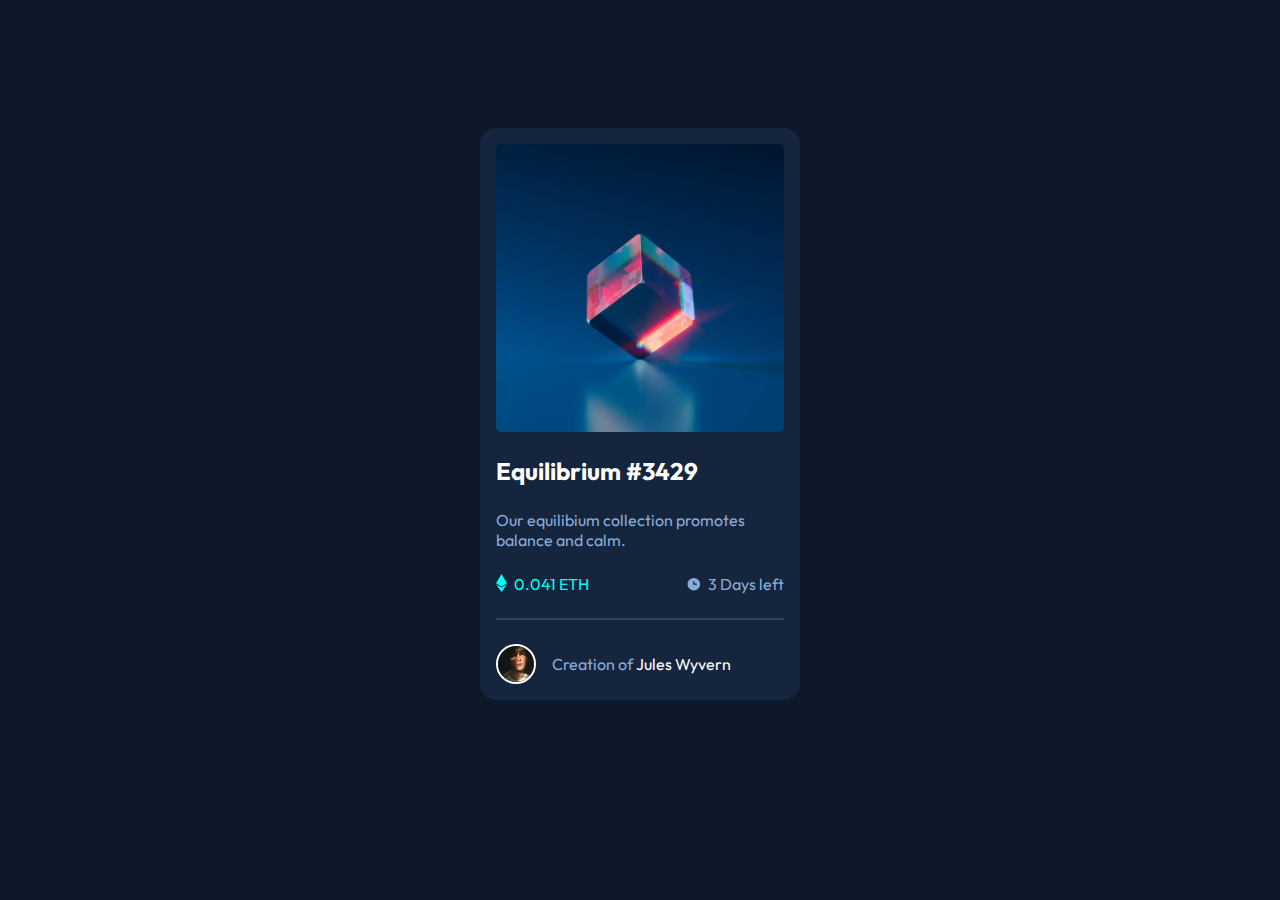
<file: nft-card-component/index.html>
<!DOCTYPE html>
<html lang="en">
<head>
    <meta charset="UTF-8">
    <meta http-equiv="X-UA-Compatible" content="IE=edge">
    <meta name="viewport" content="width=device-width, initial-scale=1.0">
    <link rel="stylesheet" href="styles.css">
    <link rel="preconnect" href="https://fonts.googleapis.com">
    <link rel="preconnect" href="https://fonts.gstatic.com" crossorigin>
    <link href="https://fonts.googleapis.com/css2?family=Nunito+Sans:ital,wght@0,700;1,300&family=Oswald:wght@500&family=Outfit:wght@300;400;600&family=Ubuntu:wght@300;400;500;700&display=swap" rel="stylesheet">
    
    <title>NFT Card Preview Component</title>
</head>
<body>
    <div class="nft-card" role="link">
        <img class= "nft-preview" src="image-equilibrium.jpg" alt="asd">
        <h2> Equilibrium #3429</h2>
        <p>Our equilibium collection promotes balance and calm.</p>
        <p> 
            <span  class=" nft-price">0.041 ETH</span>   
            <span class=" nft-time-left">3 Days left</span>   
        </p>
        
        <hr>
        <div class="profile">
            <img class="img-avatar" src="image-avatar.png" alt="Jules Wyvern">
            <p class="creator">Creation of <a href="#">Jules Wyvern</a> </p>
        </div>
    </div>
</body>
</html>
</file>
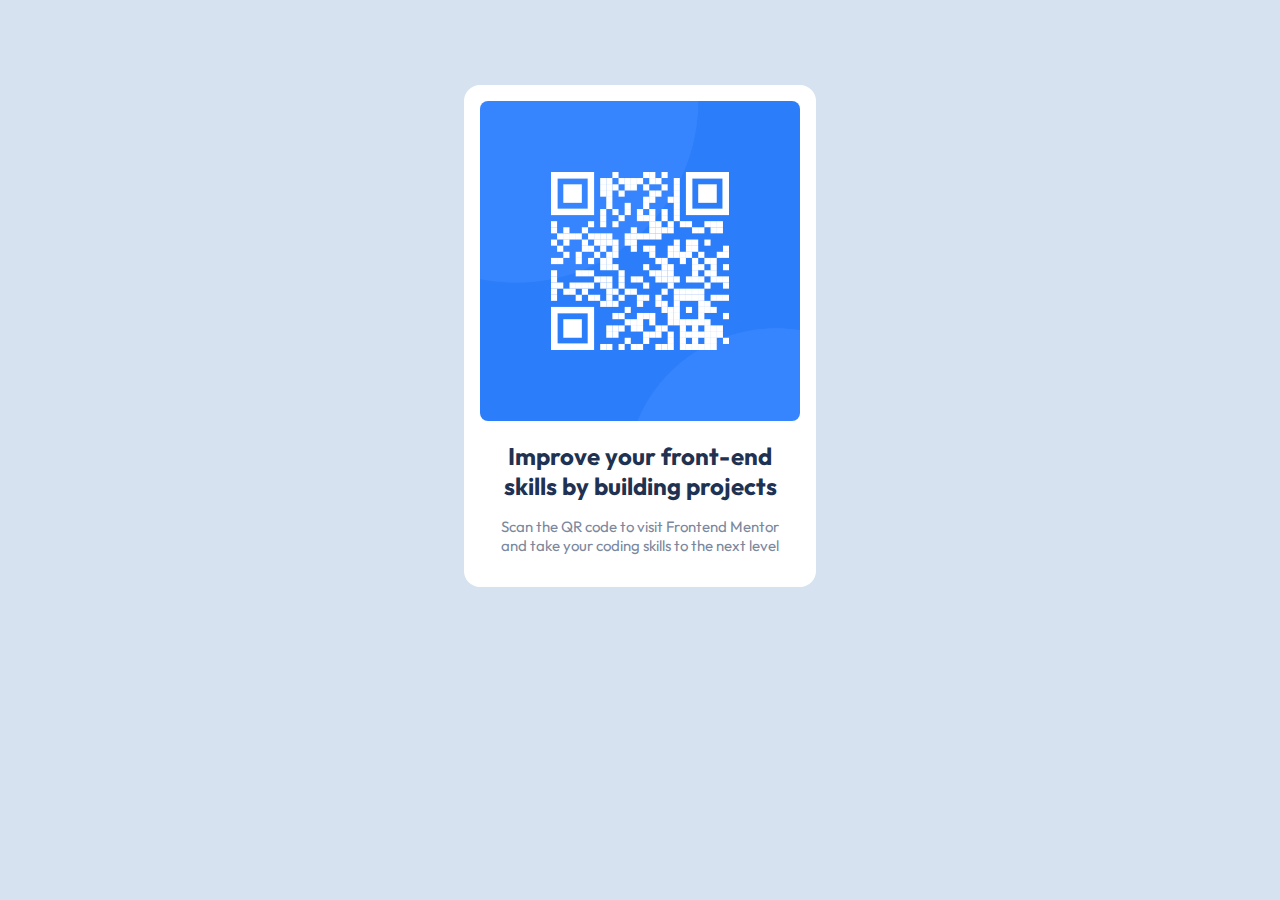
<file: qr-code-component/images/index.html>
<!DOCTYPE html>
<html lang="en">
<head>
    <meta charset="UTF-8">
    <meta http-equiv="X-UA-Compatible" content="IE=edge">
    <meta name="viewport" content="width=device-width, initial-scale=1.0">
    <link rel="stylesheet" href="style.css">

    <link rel="preconnect" href="https://fonts.googleapis.com">
    <link rel="preconnect" href="https://fonts.gstatic.com" crossorigin>
    <link href="https://fonts.googleapis.com/css2?family=Nunito+Sans:ital,wght@0,700;1,300&family=Oswald:wght@500&family=Outfit:wght@400;700&family=Ubuntu:wght@300;400;500;700&display=swap" rel="stylesheet">

    <title>QR card component</title>
</head>
<body>
    <div class="card">
        <img class= "qr-code" src="image-qr-code.png" alt="asd">
        <h2>Improve your front-end skills by building projects</h2>
        <p>Scan the QR code to visit Frontend Mentor and take your coding skills to the next level</p>

    </div>
    
</body>
</html>
</file>
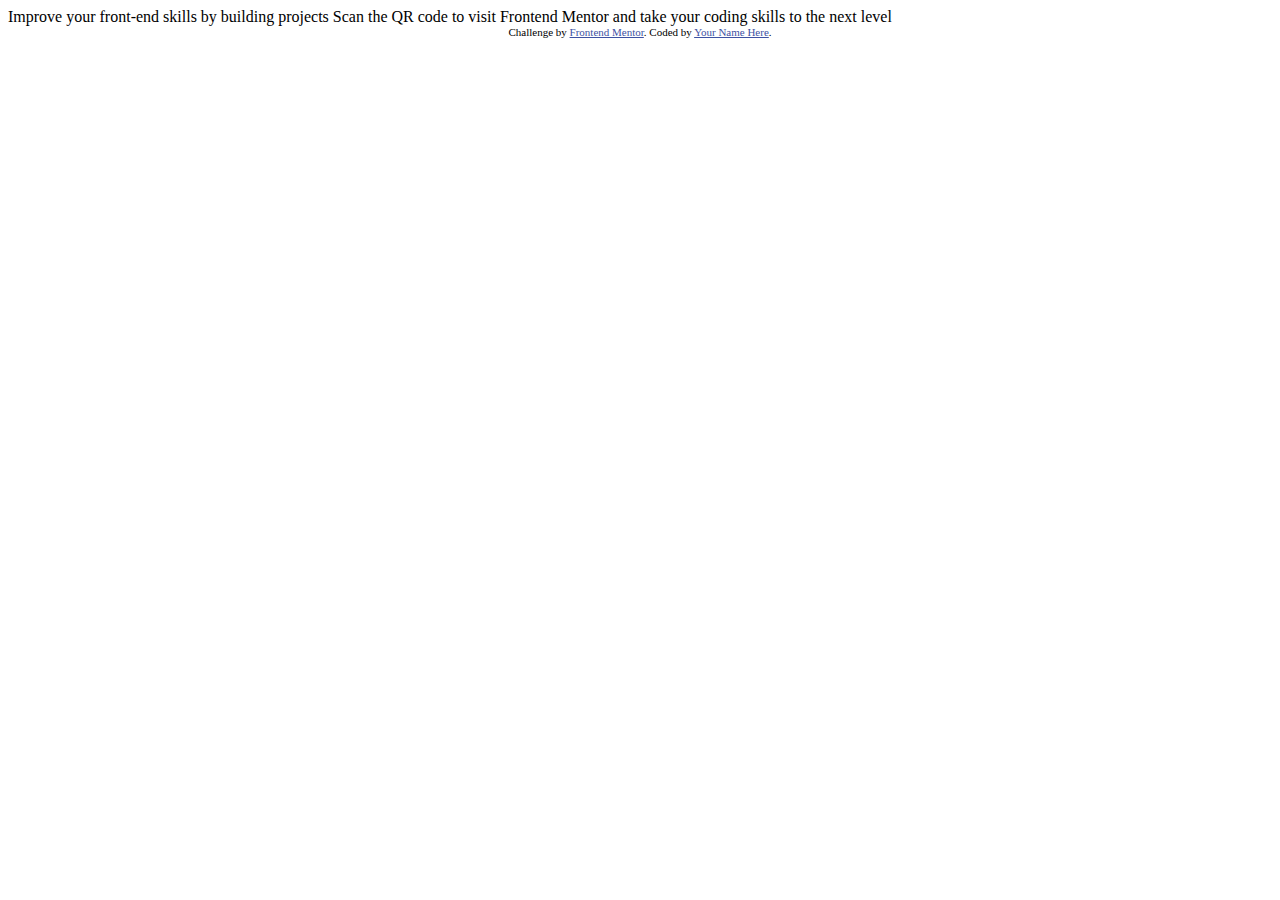
<file: temp/qr-code-component-main/qr-code-component-main/index.html>
<!DOCTYPE html>
<html lang="en">
<head>
  <meta charset="UTF-8">
  <meta name="viewport" content="width=device-width, initial-scale=1.0"> <!-- displays site properly based on user's device -->

  <link rel="icon" type="image/png" sizes="32x32" href="./images/favicon-32x32.png">
  
  <title>Frontend Mentor | QR code component</title>

  <!-- Feel free to remove these styles or customise in your own stylesheet 👍 -->
  <style>
    .attribution { font-size: 11px; text-align: center; }
    .attribution a { color: hsl(228, 45%, 44%); }
  </style>
</head>
<body>

  Improve your front-end skills by building projects

  Scan the QR code to visit Frontend Mentor and take your coding skills to the next level
  
  <div class="attribution">
    Challenge by <a href="https://www.frontendmentor.io?ref=challenge" target="_blank">Frontend Mentor</a>. 
    Coded by <a href="#">Your Name Here</a>.
  </div>
</body>
</html>
</file>
<file: nft-card-component/styles.css>
:root{

        /* NEUTRAL COLORS */ 

        --color-main-bg: hsl(217, 54%, 11%); /* Very dark blue */
        --color-card-bg: hsl(216, 50%, 16%); /* Very dark blue */
        
        --color-line: hsl(215, 32%, 27%); /* Very dark blue */
        --color-white: hsl(0, 0%, 100%); /* white*/

        /* PRIMARY COLORS */ 

        --color-primary: hsl(215, 51%, 70%); /* Soft blue */
        --color-secondary:  hsl(178, 100%, 50%); /* cyan */
    

}

*{
    margin: 0;
    padding: 0;
    box-sizing: border-box;
}
 /* OUTSIDE OF CARD */
body {
    background-color: var(--color-main-bg);
    font-family: outfit, sans-serif;
}

/*  IN SIDE OF CARD */

.nft-card{
    display: flex;
    flex-direction: column;
    gap: 1.5rem;
    width: 20rem;
    padding: 1rem;
    border-radius: 1rem;
    margin: 0 auto;
    margin-top: 8rem;
    /* font-size: 1.1rem; */
    background-color: hsl(216, 50%, 16%);
    
}

p{
    color: var(--color-primary);
    font-size: 1rem;
} 

h2{
    color: var(--color-white);
    font-size: 1.5rem;
}


.nft-preview{
    display: block;
    width: 100%;
    border-radius: 5px;
    
}

.nft-time-left{
    float: right;
}

.nft-time-left::before{
    display: inline-block;
    content: "";
    height: 1rem;
    width: 1rem;
    background-image: url("icon-clock.svg");
    background-size: cover;
    background-repeat: no-repeat;
    margin-right: 0.4rem;
    vertical-align: -10%;
}


.nft-price{
    color: var(--color-secondary)
}

.nft-price::before{
    display: inline-block;
    content: "";
    height: 1.14rem;
    width: 0.7rem;
    object-fit: cover;
    background-image: url("icon-ethereum.svg");
    background-repeat: no-repeat;
    background-position: center;
    /* background-size: cover; */
    margin-right: 0.4rem;
    vertical-align: -10%;
}

.profile{
    display: flex;
    flex-direction: row;
    align-items: center;
    /* justify-content: baseline; */
    gap: 1rem;
}
.img-avatar{
    width: 2.5rem;
    height: 2.5rem;
    border: 2px solid var(--color-white);
    border-radius: 50%;
}

a {
    color: var(--color-white);
    text-decoration: none;
}

hr{
    border: 1px solid var(--color-line) ;
}
</file>
<file: qr-code-component/images/style.css>
:root{
    --color-card-bg: hsl(0, 0%, 100%); /* white */
    
    --color-card-text: hsl(220, 15%, 55%); /* grayish blue*/
    --color-card-title: hsl(218, 44%, 22%); /* dark blue */ 

    --color-bg: hsl(212, 45%, 89%);  /* Light gray */
}
body{
    
    background-color: var(--color-bg);
    font-family:  "Outfit", sans-serif;
}
.card{
    margin: 85px auto 85px;
    display: block;
    max-width: 320px;
    padding: 16px;
    border-radius: 16px;
    align-items: center;
    justify-content: center;
    background-color: var(--color-card-bg);
}

.card > h2, p {
    text-align: center;
    margin: 0 20px 16px;
    
}

p{
    color: var(--color-card-text);
    font-size: 15px;
}

h2{
    font-size: 24px;
    color: var(--color-card-title);
}

.card img{
    
    width: 100%;
    border-radius: 8px;
    margin-bottom: 16px;

}
</file>
